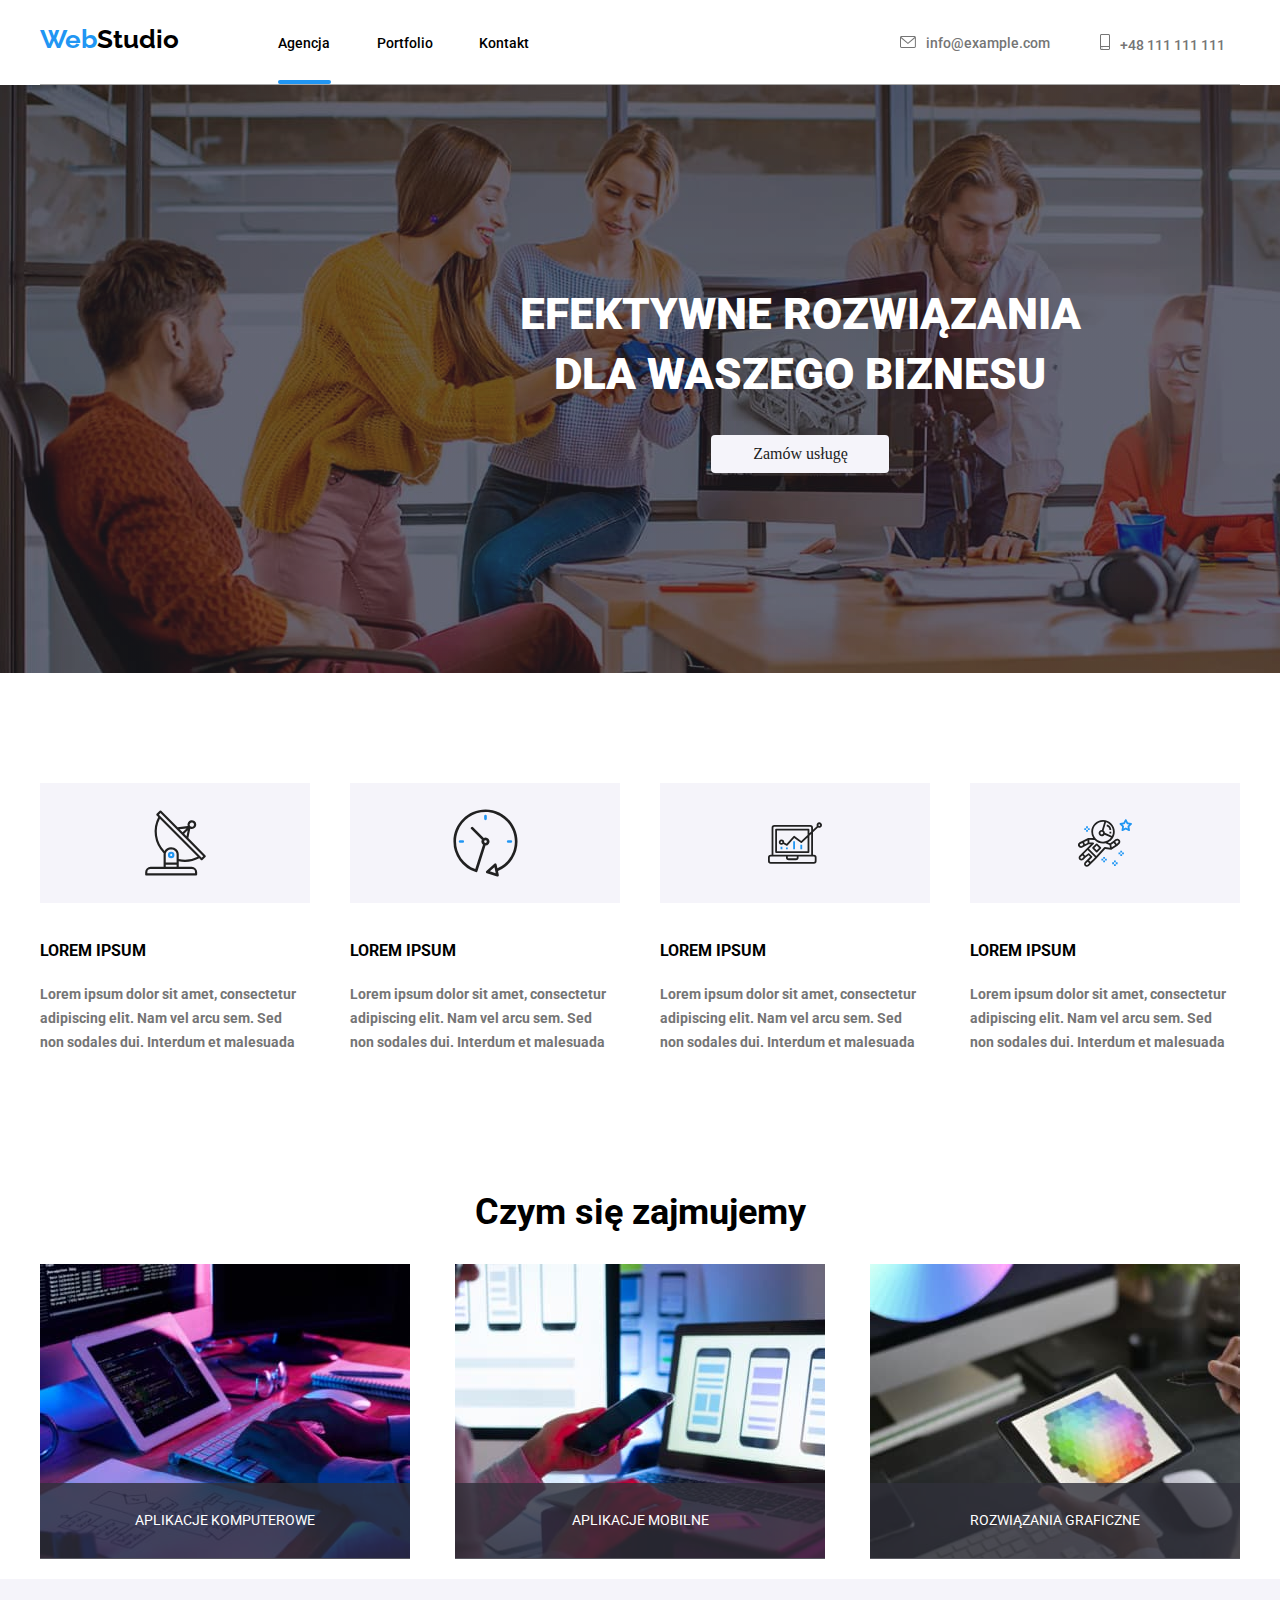
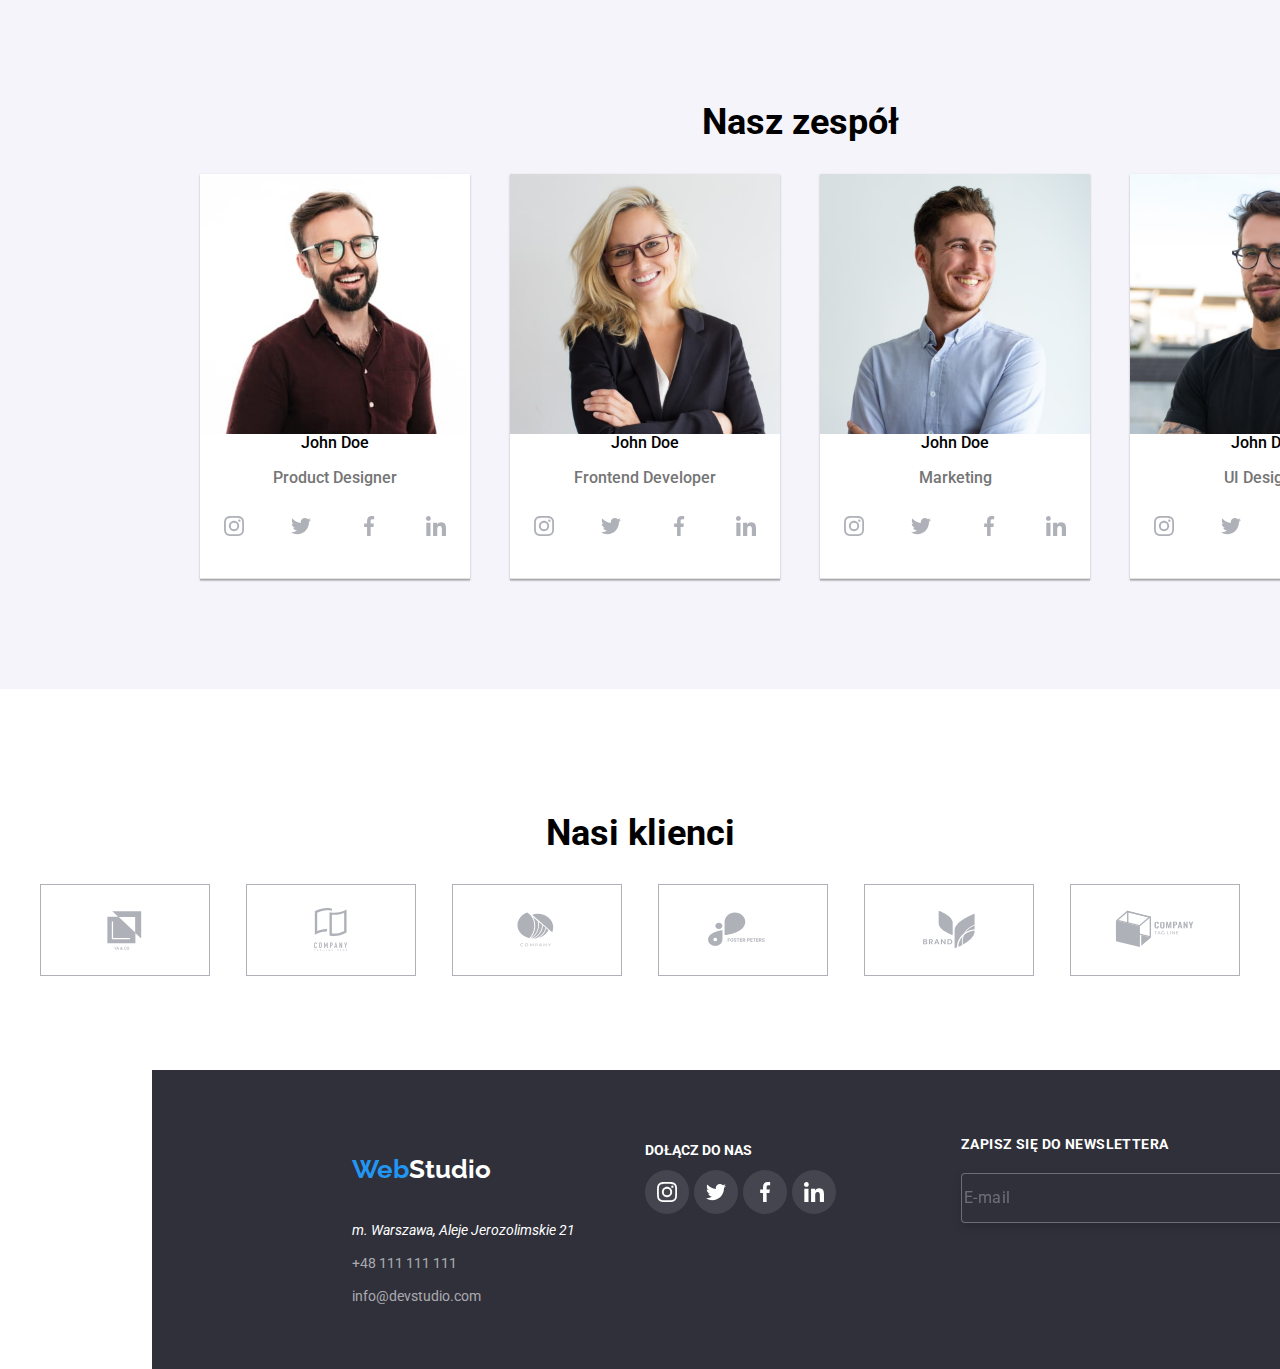
<file: index.html>
<!DOCTYPE html>
<html lang="pl">
<head>
    <meta charset="UTF-8">
    <meta name="description" content="pomoc dla biznesu">
    <title>WebStudio</title>
    <link rel="stylesheet" href="https://cdnjs.cloudflare.com/ajax/libs/modern-normalize/1.0.0/modern-normalize.min.css"/>
    <link rel="stylesheet" href="/css/styles.css"/>
    <link rel="preconnect" href="https://fonts.googleapis.com">
    <link rel="preconnect" href="https://fonts.gstatic.com" crossorigin>
    <link href="https://fonts.googleapis.com/css2?family=Raleway:wght@700&family=Roboto:wght@400;500;700;900&display=swap"
        rel="stylesheet">
</head>
<body>
    <header class="page-header container">
        <a class="logo " href="/index.html">
            <span class="logo__blue-text">Web</span>
            <span class="logo__black-text">Studio</span>
        </a>
        <nav>
            <ul class="navigation">
                <li class="nav-item"><a href="./index.html" class="nav-link nav-link--active">Agencja</a></li>
                <li class="nav-item"><a href="./portfolio.html" class="nav-link ">Portfolio</a></li>
                <li class="nav-item"><a href="./kontakt" class="nav-link">Kontakt</a></li>
            </ul>
        </nav>
            <ul class="contact-list">
                <li>
                    <a class="contact-list__link contact-list__link--end" href="mailto:info@example.com">
                        <svg class="contact-list-icon" width="16px" height="12px">
                         <use href="./images/icons.svg#icon-envelope"></use>
                        </svg>info@example.com</a></li>
                <li>
                    <a class="contact-list__link" href="tel:+48111111111">
                        <svg class="contact-list-icon" width="10px" height="16px">
                         <use href="./images/icons.svg#icon-smartphone"></use>
                        </svg>+48 111 111 111</a></li>
            </ul>
    </header>
<main> 
            <div class="dark-background">
             <h1 class="main-title">EFEKTYWNE ROZWIĄZANIA <br> DLA WASZEGO BIZNESU</h1>
                <button data-modal-open class="main-title__button" type="button">Zamów usługę</button>
                    <div class="backdrop is-hidden" data-modal>
                        <div class="overlay">       
          <form class="form">
            <p class="form__header">
                Zostaw swoje dane w formularzu poniżej
            </p>
            <label class="form__label">
              <p class="form__item">Imię</p>
              <div class="form__input-place">
                <svg class="form__icon">
                  <use href="./images/icons.svg#icon-person"></use>
                </svg>
                <input type="text" name="username" class="form-input__filling" />
              </div>
            </label>
            <label class="form__label">
              <p class="form__item">Telefon</p>
              <div class="form__input-place">
                <svg class="form__icon">
                  <use href="./images/icons.svg#icon-phone"></use>
                </svg>
                <input type="tel" name="phoneNumber" class="form-input__filling" />
              </div>
            </label>
            <label class="form__label">
              <p class="form__item">Email</p>
              <div class="form__input-place">
                <svg class="form__icon">
                  <use href="./images/icons.svg#icon-email"></use>
                </svg>
                <input type="email" name="emailAddress" class="form-input__filling" />
              </div>
            </label>
            <label class="form__label">
              <p class="form__item">Komentarz</p>
              <div class="form__input-place">
                <textarea
                  name="comment"
                  rows="8"
                  class="form__input-placeholder"
                  placeholder="Wprowadź tekst"
                ></textarea>
              </div>
            </label>
            <label class="form__checkbox-label">
              <input type="checkbox" name="checkbox" />
              Oświadczam iż akceptuję
              <a href="" class="form__checkbox-link">Regulamin</a>
              i
              <a href="" class="form__checkbox-link">Politykę Prywatności.</a>
            </label>
            <button type="submit" class="submit-button">
              <span class="submit-button__text">Wyślij</span>
            </button>
            <button type="button" class="form__closing-button" data-modal-close>
              <svg class="form__closing-icon" width="11" height="11">
                <use href="./images/icons.svg#icon-close"></use>
              </svg>
            </button>
          </form>
                        </div>
                    </div>
                    </div>
   <section class="section">
    <div class="container">
        <ul class="no-dots lorem-icons">
            <li class="lorem-icons__background">
                <svg width="65px" height="70">
                 <use href="./images/icons.svg#icon-antenna-1"></use></svg>
            </li>
            <li class="lorem-icons__background">
                <svg width="67px" height="70">
                 <use href="./images/icons.svg#icon-clock-1"></use></svg>
            </li>
            <li class="lorem-icons__background">
                <svg width="70px" height="54">
                 <use href="./images/icons.svg#icon-diagram-1"></use></svg>
            </li>
            <li class="lorem-icons__background">
                <svg width="54px" height="60">
                 <use href="./images/icons.svg#icon-astronaut-1"></use></svg>
            </li>
        </ul>
            <ul class="lorem-list">
        <li class="lorem-list__item">
            <h3>LOREM IPSUM</h3>
            <p class="lorem-list__paragraph">Lorem ipsum dolor sit amet, consectetur <br />
            adipiscing elit. Nam vel arcu sem. Sed <br />
            non sodales dui. Interdum et malesuada</p>
        </li>
        <li class="lorem-list__item">
            <h3>LOREM IPSUM</h3>
            <p class="lorem-list__paragraph">Lorem ipsum dolor sit amet, consectetur <br />
                adipiscing elit. Nam vel arcu sem. Sed <br />
                non sodales dui. Interdum et malesuada</p>
        </li>
        <li class="lorem-list__item">
            <h3>LOREM IPSUM</h3>
            <p class="lorem-list__paragraph">Lorem ipsum dolor sit amet, consectetur <br />
                adipiscing elit. Nam vel arcu sem. Sed <br />
                non sodales dui. Interdum et malesuada</p>
        </li>
        <li class="lorem-list__item">
            <h3>LOREM IPSUM</h3>
            <p class="lorem-list__paragraph">Lorem ipsum dolor sit amet, consectetur <br />
                adipiscing elit. Nam vel arcu sem. Sed <br />
                non sodales dui. Interdum et malesuada</p>
        </li>
    </ul>
</div>
    </section>
        <div class="container">
    <h2 class="medium-title">Czym się zajmujemy</h2>
    <ul class="images-list">
        <li class="images-list__position"><img  src="images/first-jpg.jpg" alt="working programer and his desk" width="370" height="294">
            <p class="images-list__description">aplikacje komputerowe</p></li>
        <li class="images-list__position"><img src="images/second.jpg.jpg" alt="application designer" width="370" height="294">
            <p class="images-list__description">aplikacje mobilne</p></li>
        <li class="images-list__position"><img src="images/third.jpg.jpg" alt="graphic tablet and colour selection" width="370" height="294">
            <p class="images-list__description">rozwiązania graficzne</p></li>
    </ul>
        </div>
    <section class="section last-section">  
        <div class="container ">
<h2 class="medium-title">Nasz zespół</h2>
<ul class="no-dots our-team-flex">
    <li>
        <figure class="our-team-card">
            <img src="images/productdesign.jpg.jpg" alt="picture of a product designer" width="270" height="260">
            <figcaption class="our-team-card__name">
                John Doe
                <p class="our-team-card__position">Product Designer</p>
            </figcaption>
                        <div class="social-icons">
                         <div class="social-icons__background">
                            <svg width="20px" class="social-icons__hover">
                                <use href="./images/icons.svg#icon-instagram-2"></use>
                            </svg>
                         </div>
                        <div class="social-icons__background">
                            <svg width="20px"  class="social-icons__hover">
                                <use href="./images/icons.svg#icon-twitter-1"></use>
                            </svg>
                        </div>
                        <div class="social-icons__background">
                            <svg width="20px"   class="social-icons__hover" >
                                <use href="./images/icons.svg#icon-facebook-1"></use>
                            </div>
                            </svg>
                        <div class="social-icons__background">
                            <svg width="20px"  class="social-icons__hover" >
                                <use href="./images/icons.svg#icon-linkedin-1"></use>
                            </svg>
                            </div>
                        </div>
        </figure>
    </li>
    <li>
        <figure class="our-team-card">
            <img src="/images/frontend.jpg.jpg" alt="Product Designer" width="270" height="260"">
            <figcaption class="our-team-card__name">
                John Doe
                <p class="our-team-card__position">Frontend Developer</p>
            </figcaption>
            <div class="social-icons">
                <div class="social-icons__background">
                    <svg width="20px" class="social-icons__hover">
                        <use href="./images/icons.svg#icon-instagram-2"></use>
                    </svg>
                </div>
                <div class="social-icons__background">
                    <svg width="20px" class="social-icons__hover">
                        <use href="./images/icons.svg#icon-twitter-1"></use>
                    </svg>
                </div>
                <div class="social-icons__background">
                    <svg width="20px" class="social-icons__hover">
                        <use href="./images/icons.svg#icon-facebook-1"></use>
                </div>
                </svg>
                <div class="social-icons__background">
                    <svg width="20px" class="social-icons__hover">
                        <use href="./images/icons.svg#icon-linkedin-1"></use>
                    </svg>
                </div>
            </div>
        </figure>
    </li>
    <li>
        <figure class="our-team-card">
            <img src="/images/marketing.jpg.jpg" alt="picture of a marketing specialist" width="270" height="260">
            <figcaption class="our-team-card__name">
                John Doe
                <p class="our-team-card__position">Marketing</p>
            </figcaption>
        <div class="social-icons">
            <div class="social-icons__background">
                <svg width="20px" class="social-icons__hover">
                    <use href="./images/icons.svg#icon-instagram-2"></use>
                </svg>
            </div>
            <div class="social-icons__background">
                <svg width="20px" class="social-icons__hover">
                    <use href="./images/icons.svg#icon-twitter-1"></use>
                </svg>
            </div>
            <div class="social-icons__background">
                <svg width="20px" class="social-icons__hover">
                    <use href="./images/icons.svg#icon-facebook-1"></use>
            </div>
            </svg>
            <div class="social-icons__background">
                <svg width="20px" class="social-icons__hover">
                    <use href="./images/icons.svg#icon-linkedin-1"></use>
                </svg>
            </div>
        </div>
        </figure>
    </li>
    <li>
        <figure class="our-team-card">
            <img src="images/uidesigner.jpg.jpg" alt="picture of a UI designer" width="270" height="260">
            <figcaption class="our-team-card__name">
                John Doe
                <p class="our-team-card__position">UI Designer</p>
            </figcaption>
            <div class="social-icons">
                <div class="social-icons__background">
                    <svg width="20px" class="social-icons__hover">
                        <use href="./images/icons.svg#icon-instagram-2"></use>
                    </svg>
                </div>
                <div class="social-icons__background">
                    <svg width="20px" class="social-icons__hover">
                        <use href="./images/icons.svg#icon-twitter-1"></use>
                    </svg>
                </div>
                <div class="social-icons__background">
                    <svg width="20px" class="social-icons__hover">
                        <use href="./images/icons.svg#icon-facebook-1"></use>
                </div>
                </svg>
                <div class="social-icons__background">
                    <svg width="20px" class="social-icons__hover">
                        <use href="./images/icons.svg#icon-linkedin-1"></use>
                    </svg>
                </div>
            </div>
        </figure>
    </li>
</ul>
        </div>
    </section>
    <section class="section">
        <div class="container">
        <h2 class="medium-title">Nasi klienci</h2>
        <div class="clients-section">
            <div class="clients-section__images"><svg>
                <use href="./images/icons.svg#icon-client1"></use>
            </svg></div>
            <div class="clients-section__images"><svg>
                    <use href="./images/icons.svg#icon-client2"></use>
                </svg></div>
            <div class="clients-section__images"><svg>
                    <use href="./images/icons.svg#icon-client3"></use>
                </svg></div>
            <div class="clients-section__images"><svg>
                    <use href="./images/icons.svg#icon-client4"></use>
                </svg></div>
            <div class="clients-section__images"><svg>
                    <use href="./images/icons.svg#icon-client5"></use>
                </svg></div>
            <div class="clients-section__images"><svg>
                    <use href="./images/icons.svg#icon-client6"></use>
                </svg></div>
        </div>
        </div>
    </section>
</main>
    <footer class="footer-background ">
        <div class="container">
            <div class="footer-display">
        <ul class="no-dots footer-list">
            <li class="footer-list__element">
                <a class="logo" href="/index.html">
                    <span class="logo__blue-text">Web</span>
                    <span class="logo__white-text">Studio</span>
                </a>
            </li>
            <li class="footer-list__element">
                <address class="location">
                    m. Warszawa, Aleje Jerozolimskie 21
                </address>
            </li>
            <li class="footer-list__element">
                <a class="footer-list__links" href="tel:+48111111111">+48 111 111 111</a>
            </li>
            <li class="footer-list__element">
                <a class="footer-list__links" href="mailto:info@devstudio.com">info@devstudio.com</a>
            </li>
        </ul>
        <div>
            <h2 class="join-us">dołącz do nas</h2>
            <div class="join-us__position">
                <div class="join-us__icons">
                    <svg width="20px" class="join-us__icons--element">
                        <use href="./images/icons.svg#icon-instagram-2"></use>
                    </svg>
                </div>
                <div class="join-us__icons">
                    <svg width="20px" class="join-us__icons--element">
                        <use href="./images/icons.svg#icon-twitter-1"></use>
                    </svg>
                </div>
                <div class="join-us__icons">
                    <svg width="20px" class="join-us__icons--element">
                        <use href="./images/icons.svg#icon-facebook-1"></use>
                </div>
                </svg>
                <div class="join-us__icons">
                    <svg width="20px" class="join-us__icons--element">
                        <use href="./images/icons.svg#icon-linkedin-1"></use>
                    </svg>
                </div>
            </div>
        </div>
        <div class="newsletter-position">
          <form name="newsletter">
            <label>
              <h3 class="newsletter_sign-up">ZAPISZ SIĘ DO NEWSLETTERA</h3>
              <input
                class="newsletter_input"
                name="email"
                type="email"
                placeholder="E-mail"
              />
            </label>
            <button class="submit-newsletter" type="submit">
              <span class="submit-newsletter_white-text">Zapisz się</span>
              <svg class="submit-newsletter_icon" height="24px" width="24px">
                <use href="./images/icons.svg#icon-send"></use>
              </svg>
            </button>
          </form>
        </div>
        </div>
        </div>
    </footer>
    <script src="./js/modal.js"></script>
</body>
</html>
</file>
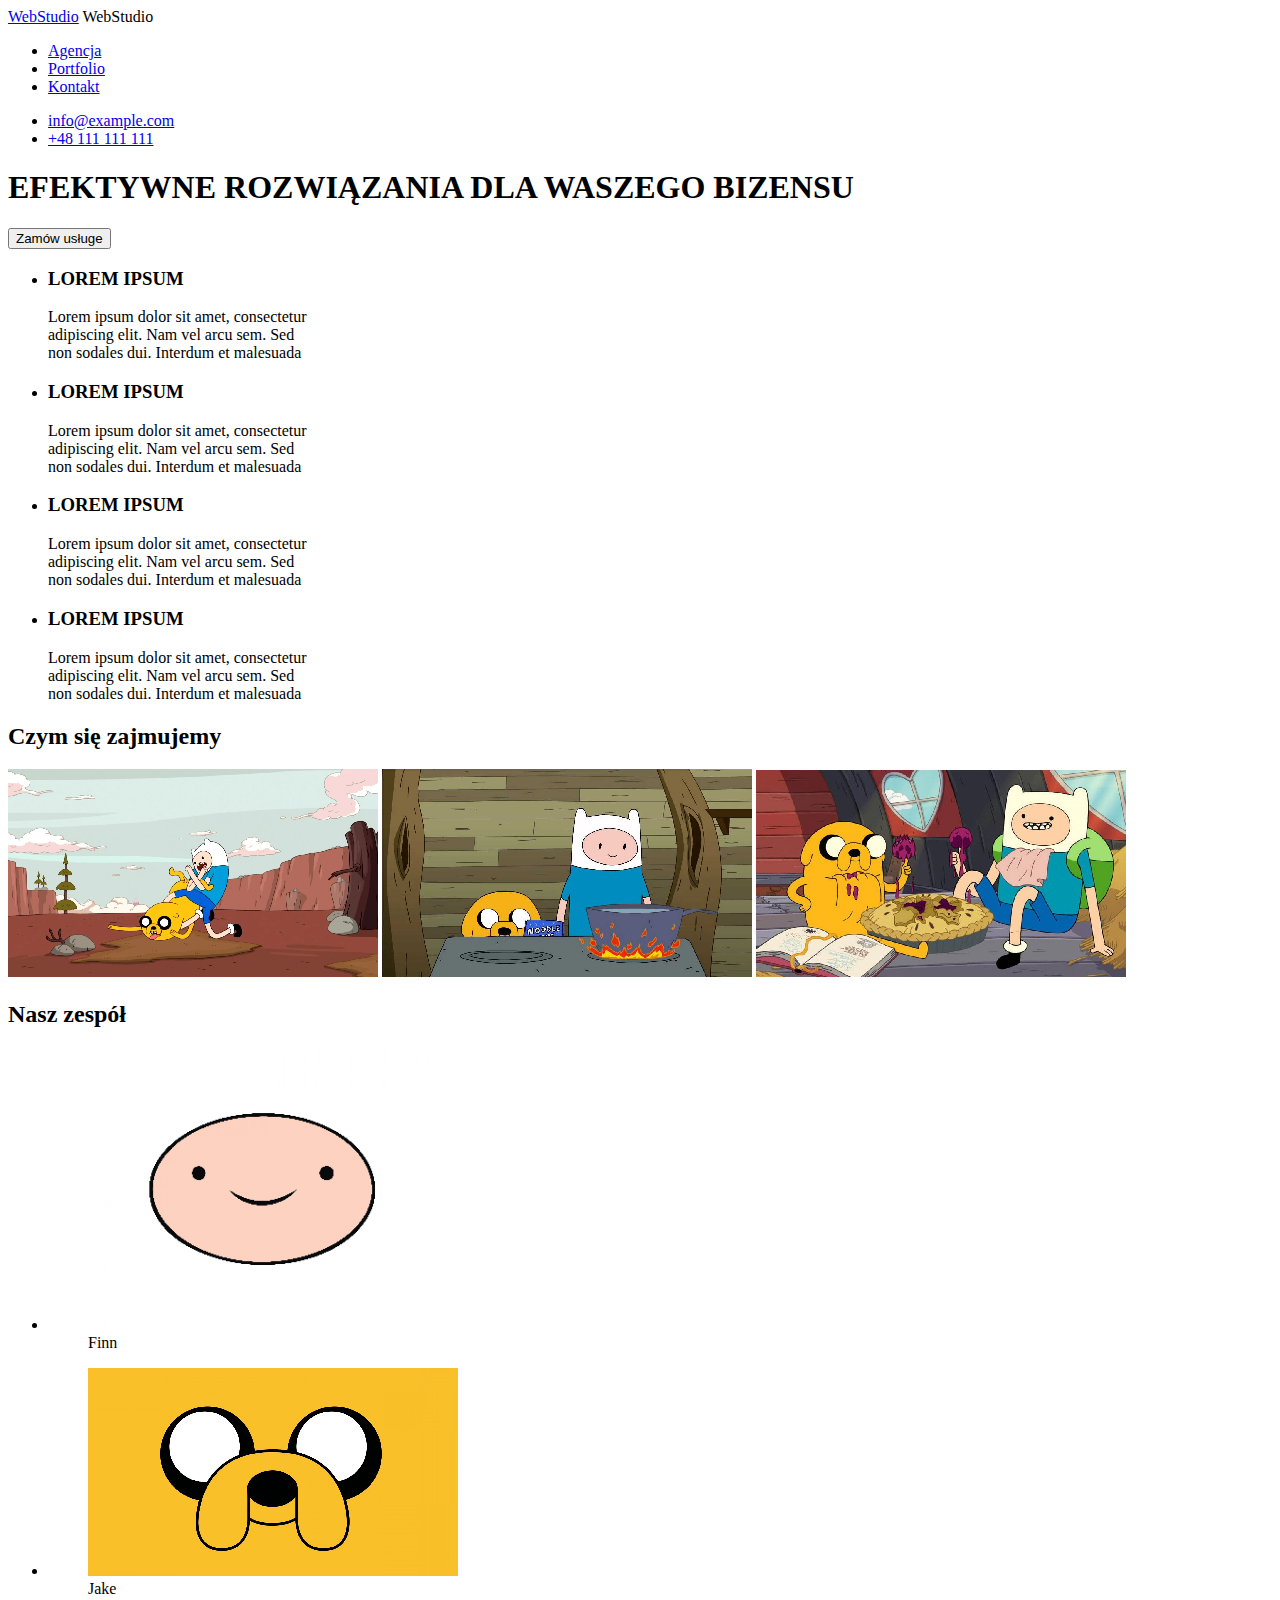
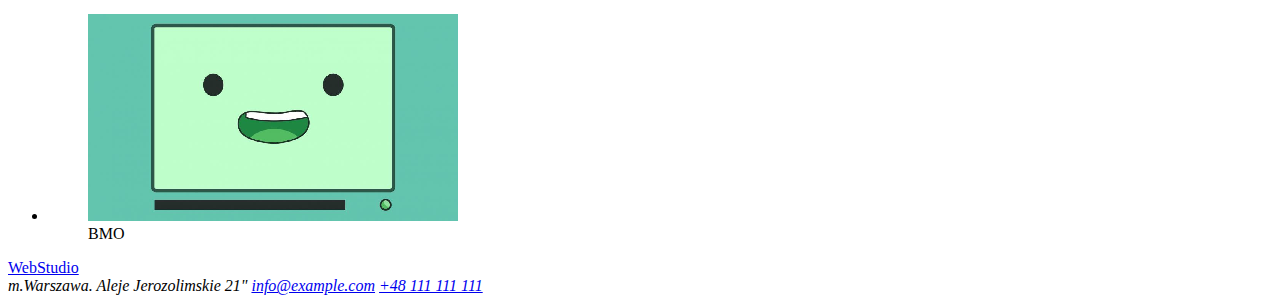
<file: cwiczenie1/index.html>
<!DOCTYPE html>
<html lang="pl">
<head>
    <meta charset="UTF-8">
    <meta name="description" content="pomoc dla biznesu">
    <title>WebStudio</title>
</head>
<body>
    <header>
        <a href="https://github.com/MichalKorzeniewski/cw.1">WebStudio</a>
        <span>Web</span>Studio
        <nav>
            <ul>
                <li><a href="/agencja">Agencja</a></li>
                <li><a href="/portfolio">Portfolio</a></li>
                <li><a href="/kontakt">Kontakt</a></li>
            </ul>
        </nav>
            <ul>
                <li><a href="mailto:info@example.com">info@example.com</a></li>
                <li><a href="tel:+48111111111">+48 111 111 111</a></li>
            </ul>
    </header>
<main>
    <h1>EFEKTYWNE ROZWIĄZANIA DLA WASZEGO BIZENSU</h1>
    <button type="button"> Zamów usługe</button>  
    <ul>
        <li>
            <h3>LOREM IPSUM</h3>
            <p>Lorem ipsum dolor sit amet, consectetur <br />
            adipiscing elit. Nam vel arcu sem. Sed <br />
            non sodales dui. Interdum et malesuada</p>
        </li>
        <li>
            <h3>LOREM IPSUM</h3>
            <p>Lorem ipsum dolor sit amet, consectetur <br />
                adipiscing elit. Nam vel arcu sem. Sed <br />
                non sodales dui. Interdum et malesuada</p>
        </li>
        <li>
            <h3>LOREM IPSUM</h3>
            <p>Lorem ipsum dolor sit amet, consectetur <br />
                adipiscing elit. Nam vel arcu sem. Sed <br />
                non sodales dui. Interdum et malesuada</p>
        </li>
        <li>
            <h3>LOREM IPSUM</h3>
            <p>Lorem ipsum dolor sit amet, consectetur <br />
                adipiscing elit. Nam vel arcu sem. Sed <br />
                non sodales dui. Interdum et malesuada</p>
        </li>
    </ul>
    <section>
<h2>Czym się zajmujemy</h2>
<img src="images/fighting.png" alt="fighting" width="370">
<img src="images/cooking.png" alt="cooking" width="370">
<img src="images/eating.png" alt="eating" width="370">
    </section>
    <section>
<h2>Nasz zespół</h2>
<ul>
    <li>
        <figure>
            <img src="images/finn.png" alt="finn" width="370">
            <figcaption>
                Finn
            </figcaption>
        </figure>
    </li>
    <li>
        <figure>
            <img src="images/jake.png" alt="jake" width="370">
            <figcaption>
                Jake
            </figcaption>
        </figure>
    </li>
    <li>
        <figure>
            <img src="images/bmo.png" alt="bmo" width="370">
            <figcaption>
                BMO
            </figcaption>
        </figure>
    </li>
</ul>
    </section>
</main>
    <footer>
        <a href="WebStudio"><span>Web</span>Studio</a>
        <address>
            m.Warszawa. Aleje Jerozolimskie 21"
        <a href="mailto:info@example.com">info@example.com</a>
        <a href="tel:+48111111111">+48 111 111 111</a>
        </address>
    </footer>
</body>
</html>
</file>
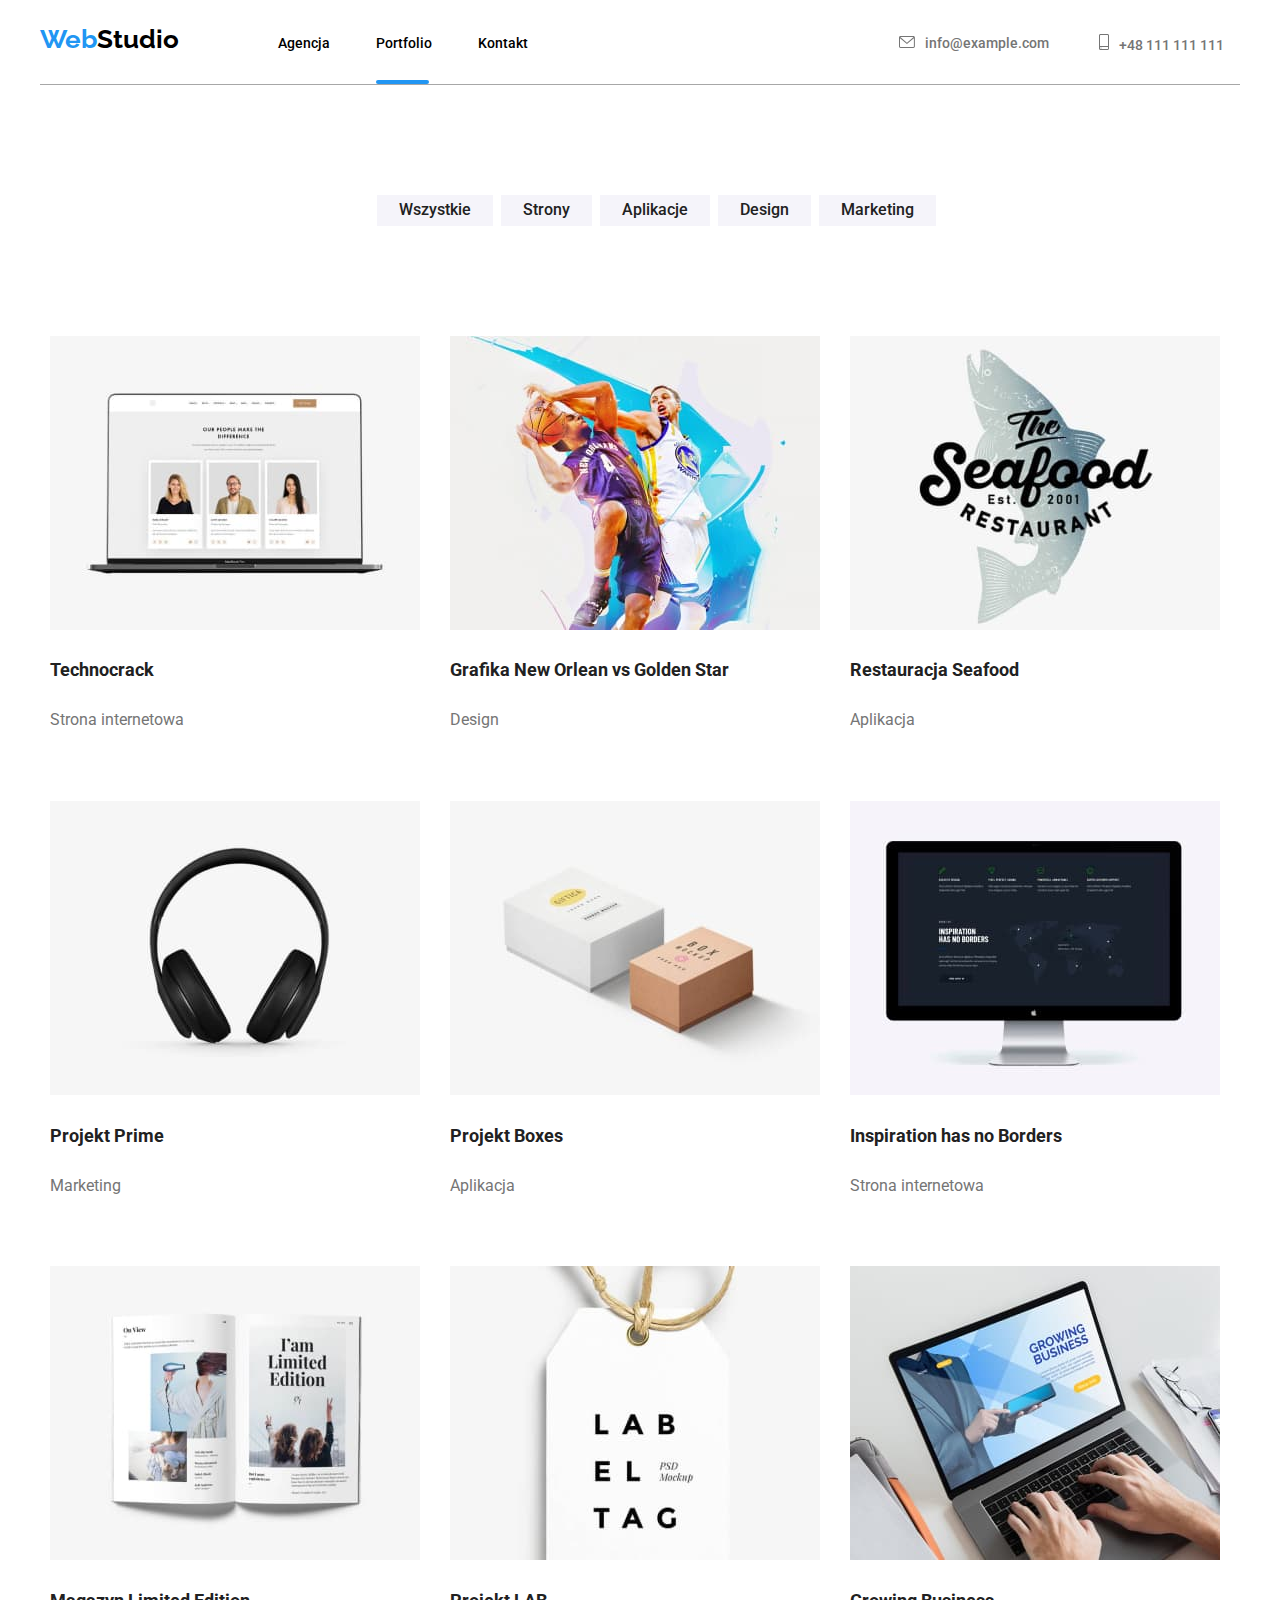
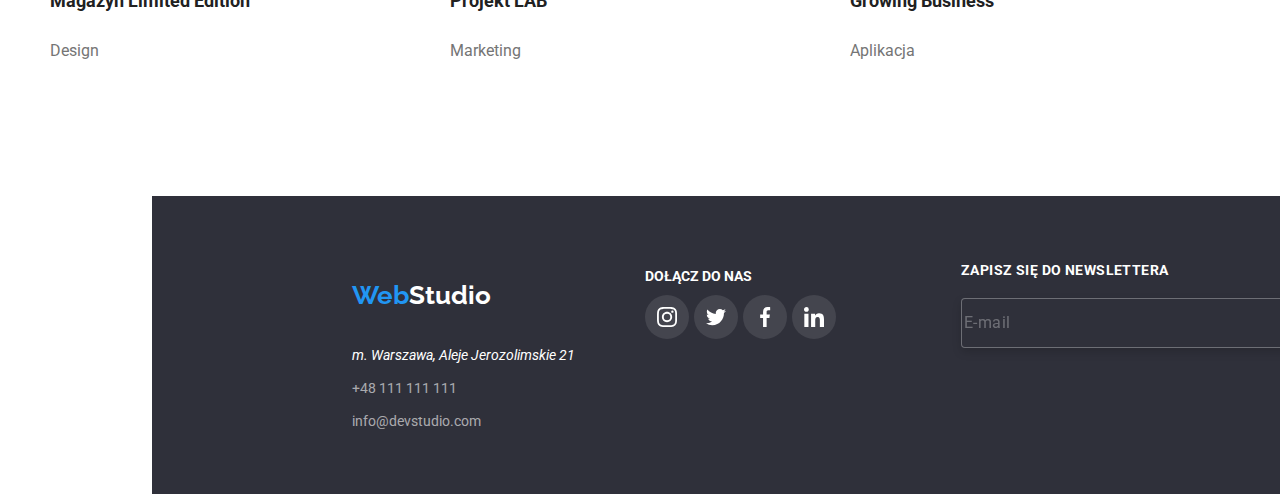
<file: portfolio.html>
<!DOCTYPE html>
<html lang="pl">
<head>
    <meta charset="UTF-8">
    <meta http-equiv="X-UA-Compatible" content="IE=edge">
    <meta name="description" content="Portfolio">
    <title>Portfolio</title>
    <link rel="stylesheet" href="https://cdnjs.cloudflare.com/ajax/libs/modern-normalize/1.0.0/modern-normalize.min.css" />
    <link rel="stylesheet" href="/css/styles.css" />
<link rel="preconnect" href="https://fonts.googleapis.com">
<link rel="preconnect" href="https://fonts.gstatic.com" crossorigin>
<link href="https://fonts.googleapis.com/css2?family=Raleway:wght@700&family=Roboto:wght@400;500;700;900&display=swap"
    rel="stylesheet">
</head>
<body>
    <header class="page-header container">
        <a class="logo " href="/index.html">
            <span class="logo__blue-text">Web</span>
            <span class="logo__black-text">Studio</span>
        </a>
        <nav>
            <ul class="navigation">
                <li class="nav-item"><a href="./index.html" class="nav-link ">Agencja</a></li>
                <li class="nav-item"><a href="./portfolio.html" class="nav-link nav-link--active">Portfolio</a></li>
                <li class="nav-item"><a href="./kontakt" class="nav-link">Kontakt</a></li>
            </ul>
        </nav>
        <ul class="contact-list">
            <li>
                <a class="contact-list__link contact-list__link--end" href="mailto:info@example.com">
                    <svg class="contact-list-icon" width="16px" height="12px">
                        <use href="./images/icons.svg#icon-envelope"></use>
                    </svg>info@example.com</a>
            </li>
            <li>
                <a class="contact-list__link" href="tel:+48111111111">
                    <svg class="contact-list-icon" width="10px" height="16px">
                        <use href="./images/icons.svg#icon-smartphone"></use>
                    </svg>+48 111 111 111</a>
            </li>
        </ul>
    </header>
    <main>
        <section class="section">
            <div class="container">
            <ul class="buttons no-dots">
                <li><button type="button" class="buttons__item">Wszystkie</button></li>
                <li><button type="button" class="buttons__item">Strony</button></li>
                <li><button type="button" class="buttons__item">Aplikacje</button></li>
                <li><button type="button" class="buttons__item">Design</button></li>
                <li><button type="button" class="buttons__item">Marketing</button></li>
            </ul>
            </div>
        </section>
        <section>
            <div class="container">
            <ul class="figure-description no-dots grid">
                <li>
                    <figure class="grid__element">
                        <div class="grid__position">
                        <img src="/images/technocrack.jpg.jpg" alt="picture of a laptop" width="370" height="294" />
                <div class="grid__text">Technocrack jest popularną platformą wykorzystywaną do rozpowszechniania koronawirusa. Firmy
                    wykorzystują tę platformę
                    do celów szpiegowskich i ataków na niezabezpieczone serwery konkurencji</div>
                    </div>
                            <figcaption>
                                <h3>Technocrack</h3>
                                <p class="grid__description">Strona internetowa</p>
                            </figcaption>
                    </figure>
                </li>
                <li>
                    <figure class="grid__element">
                        <div class="grid__position">
                        <img src="/images/neworlean.jpg.jpg" alt="picture of basketball players" width="370" height="294"  />
                        <div class="grid__text">Technocrack jest popularną platformą wykorzystywaną do rozpowszechniania koronawirusa. Firmy
                            wykorzystują tę platformę
                            do celów szpiegowskich i ataków na niezabezpieczone serwery konkurencji</div>
                        </div>
                        <figcaption>
                            <h3>Grafika New Orlean vs Golden Star</h3>
                            <p class="grid__description">Design</p>
                        </figcaption>
                    </figure>
                </li>
                <li>
                    <figure class="grid__element">
                        <div class="grid__position">
                        <img src="/images/seafood.jpg.jpg" alt="picture of an app logo" width="370" height="294"  />
                        <div class="grid__text">Technocrack jest popularną platformą wykorzystywaną do rozpowszechniania koronawirusa. Firmy
                            wykorzystują tę platformę
                            do celów szpiegowskich i ataków na niezabezpieczone serwery konkurencji</div>
                        </div>
                        <figcaption>
                            <h3>Restauracja Seafood</h3>
                            <p class="grid__description">Aplikacja</p>
                        </figcaption>
                    </figure>
                </li>
                <li>
                    <figure class="grid__element">
                        <div class="grid__position">
                        <img src="/images/projektprime.jpg.jpg" alt="picture of headphones" width="370" height="294"  />
                        <div class="grid__text">Technocrack jest popularną platformą wykorzystywaną do rozpowszechniania koronawirusa. Firmy
                            wykorzystują tę platformę
                            do celów szpiegowskich i ataków na niezabezpieczone serwery konkurencji</div>
                        </div>
                        <figcaption>
                            <h3>Projekt Prime</h3>
                            <p class="grid__description">Marketing</p>
                        </figcaption>
                    </figure>
                </li>
                <li>
                    <figure class="grid__element">
                    <div class="grid__position">
                        <img src="/images/boxes.jpg.jpg" alt="picture of boxes" width="370" height="294"  />
                    <div class="grid__text">Technocrack jest popularną platformą wykorzystywaną do rozpowszechniania koronawirusa. Firmy
                        wykorzystują tę platformę
                        do celów szpiegowskich i ataków na niezabezpieczone serwery konkurencji</div>
                    </div>
                        <figcaption>
                            <h3>Projekt Boxes</h3>
                            <p class="grid__description">Aplikacja</p>
                        </figcaption>
                    </figure>
                </li>
                <li>
                    <figure class="grid__element">
                        <div class="grid__position">
                        <img src="/images/screen.jpg.jpg" alt="picture of a screen" width="370" height="294"  />
                    <div class="grid__text">Technocrack jest popularną platformą wykorzystywaną do rozpowszechniania koronawirusa. Firmy
                        wykorzystują tę platformę
                        do celów szpiegowskich i ataków na niezabezpieczone serwery konkurencji</div>
                    </div>
                        <figcaption>
                            <h3>Inspiration has no Borders</h3>
                            <p class="grid__description">Strona internetowa</p>
                        </figcaption>
                    </figure>
                </li>
                <li>
                    <figure class="grid__element">
                        <div class="grid__position">
                        <img src="/images/magazine.jpg.jpg" alt="picture of a magazine" width="370" height="294"  />
                        <div class="grid__text">Technocrack jest popularną platformą wykorzystywaną do rozpowszechniania koronawirusa. Firmy
                            wykorzystują tę platformę
                            do celów szpiegowskich i ataków na niezabezpieczone serwery konkurencji</div>
                        </div>
                        <figcaption>
                            <h3>Magazyn Limited Edition</h3>
                            <p class="grid__description">Design</p>
                        </figcaption>
                    </figure>
                </li>
                <li>
                    <figure class="grid__element">
                        <div class="grid__position">
                        <img src="/images/label.jpg.jpg" alt="picture of a label" width="370" height="294"  />
                    <div class="grid__text">Technocrack jest popularną platformą wykorzystywaną do rozpowszechniania koronawirusa. Firmy
                        wykorzystują tę platformę
                        do celów szpiegowskich i ataków na niezabezpieczone serwery konkurencji</div>
                    </div>
                        <figcaption>
                            <h3>Projekt LAB</h3>
                            <p class="grid__description">Marketing</p>
                        </figcaption>
                    </figure>
                </li>
                <li>
                    <figure class="grid__element">
                        <div class="grid__position">
                        <img src="/images/business.jpg.jpg" alt="picture of a laptop and hands" width="370" height="294"  />
                    <div class="grid__text">Technocrack jest popularną platformą wykorzystywaną do rozpowszechniania koronawirusa. Firmy
                        wykorzystują tę platformę
                        do celów szpiegowskich i ataków na niezabezpieczone serwery konkurencji</div>
                    </div>
                        <figcaption>
                            <h3>Growing Business</h3>
                            <p class="grid__description">Aplikacja</p>
                        </figcaption>
                    </figure>
                </li>
            </ul>
            </div>
        </section>    
    </main>
    <footer class="footer-background ">
        <div class="container">
            <div class="footer-display">
                <ul class="no-dots footer-list">
                    <li class="footer-list__element">
                        <a class="logo" href="/index.html">
                            <span class="logo__blue-text">Web</span>
                            <span class="logo__white-text">Studio</span>
                        </a>
                    </li>
                    <li class="footer-list__element">
                        <address class="location">
                            m. Warszawa, Aleje Jerozolimskie 21
                        </address>
                    </li>
                    <li class="footer-list__element">
                        <a class="footer-list__links" href="tel:+48111111111">+48 111 111 111</a>
                    </li>
                    <li class="footer-list__element">
                        <a class="footer-list__links" href="mailto:info@devstudio.com">info@devstudio.com</a>
                    </li>
                </ul>
                <div>
                    <h2 class="join-us">dołącz do nas</h2>
                    <div class="join-us__position">
                        <div class="join-us__icons">
                            <svg width="20px" class="join-us__icons--element">
                                <use href="./images/icons.svg#icon-instagram-2"></use>
                            </svg>
                        </div>
                        <div class="join-us__icons">
                            <svg width="20px" class="join-us__icons--element">
                                <use href="./images/icons.svg#icon-twitter-1"></use>
                            </svg>
                        </div>
                        <div class="join-us__icons">
                            <svg width="20px" class="join-us__icons--element">
                                <use href="./images/icons.svg#icon-facebook-1"></use>
                        </div>
                        </svg>
                        <div class="join-us__icons">
                            <svg width="20px" class="join-us__icons--element">
                                <use href="./images/icons.svg#icon-linkedin-1"></use>
                            </svg>
                        </div>
                    </div>
                </div>
                <div class="newsletter-position">
                    <form name="newsletter">
                        <label>
                            <h3 class="newsletter_sign-up">ZAPISZ SIĘ DO NEWSLETTERA</h3>
                            <input class="newsletter_input" name="email" type="email" placeholder="E-mail" />
                        </label>
                        <button class="submit-newsletter" type="submit">
                            <span class="submit-newsletter_white-text">Zapisz się</span>
                            <svg class="submit-newsletter_icon" height="24px" width="24px">
                                <use href="./images/icons.svg#icon-send"></use>
                            </svg>
                        </button>
                    </form>
                </div>
            </div>
        </div>
    </footer>
</body>
</html>
</file>
<file: css/styles.css>
/* All */
*,
*::before,
*::after {
    box-sizing: border-box;
}
:root {
        --first-color: #ffffff;
        --second-color: #f5f4fa;
        --third-color: #757575;
        --fourth-color: #2f303a;
        --fifth-color: #000000;
        --sixth-color: #212121;
        --seventh-color: #2196f3;
        --eight-color: #ffffff99;
}
body {
    font-family: "Roboto", sans-serif;
    font-family: inherit;
    background: var(--first-color);
    background: inherit;
}
.container {
    width: 1200px;
    margin: 0 auto;
}
.section {
    padding-top: 94px;
    padding-bottom: 94px;
}
.no-dots {
    list-style-type: none;
}
/* Mainpage */
.page-header {
    display: flex;
    flex-direction: row;
    align-items: baseline;
    border-bottom: 1px solid rgb(167, 167, 167);
}
.logo {
    font-family: "Raleway";
    font-weight: 700;
    font-size: 26px;
    line-height: 1.19;
    text-decoration: none;
    display: flex;
    flex-basis: 145px;
    margin-top: 24px;
    margin-bottom: 25px;
}
.logo__blue-text {
    font-family: "Raleway";
    font-weight: 700;
    font-size: 26px;
    Line-height: 1, 19;
    color: var(--seventh-color);
    text-decoration: none;
}
.logo__black-text {
    font-family: "Raleway";
    font-weight: 700;
    font-size: 26px;
    Line-height: 1, 19;
    color: var(--fifth-color);
    text-decoration: none;
}
.navigation {
    list-style-type: none;
    display: flex;
    flex-direction: row;
    padding-left: 0px;
    margin-left: 93px;
    margin-right: 371px;
    margin-bottom: 0px;
}
.nav-item:not(:last-child) {
    margin-right: 46px;
}
.nav-link {
    font-family: "Roboto";
    font-weight: 500;
    font-size: 14px;
    line-height: 1.14;
    text-decoration: none;
    color: var(--fifth-color);
    transition-property: color;
    transition-duration: 250ms;
    transition-timing-function:cubic-bezier(0.4,0,0.2,1);
}
.nav-link:hover,
.nav-link:focus,
.nav-link:active {
    color: var(--seventh-color);
}
.nav-link--active::after {    
    content: '';
    display: block;
    background-color: var(--seventh-color);
    border-radius: 2px;
    height: 4px;
    width: 53px;
    margin-top: 28px;
}
.contact-list {
    list-style-type: none;
    display: flex;
    padding-left: 0px;
}
.contact-list__link {
    font-family: "Roboto";
    font-size: 14px;
    font-weight: 500;
    line-height: 1.14;
    text-decoration: none;
    color: var(--third-color);
    transition-property: color;
    transition-duration: 250ms;
    transition-timing-function: cubic-bezier(0.4, 0, 0.2, 1);
}
.contact-list__link--end {
margin-right: 50px;
}
.contact-list__link:hover,
.contact-list__link:focus,
.contact-list__link:active {
    color: var(--seventh-color);    
}
.contact-list__link:hover > svg {
    fill:var(--seventh-color);
}
.contact-list-icon {
    fill: rgba(117, 117, 117, 1);
    margin-right: 10px;
    transition-property: color;
    transition-duration: 250ms;
    transition-timing-function: cubic-bezier(0.4, 0, 0.2, 1);
}
.dark-background {
    width: 1600px;
    background-color: var(--fourth-color);
    margin: 0 auto;
    display: flex;
    flex-direction: column;
    justify-content: center;
    align-items: center;
    background-image: linear-gradient(to bottom, rgba(47, 48, 58, 0.4) 0%,
     rgba(47, 48, 58, 0.4)50%),
    url('/images/background-photo.jpg');
}
.main-title {
    font-family: "Roboto";
    font-size: 44px;
    font-weight: 900;
    line-height: 1.36;
    text-align: center;
    color: var(--first-color);
    margin: 200px 452px 30px;  
}
 .main-title__button {
    color: var(--sixth-color);
    background-color: var(--second-color);
    cursor: pointer;
    border-radius: 4px;
    display: inline-block;
    padding: 10px 41px 10px 42px;
    border: none;
    margin: 0px 700px 200px;   
    transition-property: color, background-color;
    transition-duration: 250ms;
    transition-timing-function: cubic-bezier(0.4, 0, 0.2, 1);
 }
.main-title__button:hover,
.main-title__button:focus,
.main-title__button:active {
    color: var(--first-color);
    background-color: var(--seventh-color);
    border: none;
    text-align: center;
    display: flex;
    justify-content: center;
}
/* Modal window */
.backdrop {
    display: flex;
    position: absolute;
    top: 0px;
    left: 0px;
    height: 100%;
    width: 100%;
    background: rgba(0, 0, 0, 0.3);
    transition-property: visibility;
    visibility: visible;
    animation-duration: 2000ms;
    animation-timing-function: ease-in;
    animation-direction: normal;
    animation-fill-mode: forwards;
    z-index: 1;
}
.is-hidden {
    visibility: hidden;
    pointer-events: none;
    opacity: 0;
}
.is-hidden .overlay {
    transform: translate(-50%, -50%) scale(1.2);
}
.overlay {
    background: var(--first-color);
    box-shadow: 0px 1px 3px rgba(0, 0, 0, 0.12), 0px 1px 1px rgba(0, 0, 0, 0.14),
        0px 2px 1px rgba(0, 0, 0, 0.2);
    border-radius: 4px;
    height: 581px;
    width: 528px;
    margin-top: 400px;
    margin-left: 810px;
    display: block;
    transition-property: visibility opacity transform;
    transition-duration: 2s;
    transform: translate(-50%, -50%);
    transition-timing-function: ease-in;
    opacity: 1;
    visibility: visible;
    z-index: 2;
}
.form {
    display: flex;
    flex-direction: column;
}
.form__header {
    font-family: "Roboto";
    color: var(--sixth-color);
    font-size: 20px;
    font-weight: 700;
    line-height: 1.15em;
    text-align: center;
    letter-spacing: 0.03em;
    margin-top: 40px;
    margin-bottom: 0px;
}
.form__label {
    margin-left: 40px;
    margin-bottom: 0px;
    margin-top: 0px;
    margin-right: 40px;
}
.form__item {
    font-family: "Roboto";
    color: var(--third-color);
    font-size: 12px;
    font-weight: 400;
    line-height: 1.16em;
    letter-spacing: 0.01em;
    margin-bottom: 4px;
    margin-top: 10px;
}
.form__input-place:active>svg,
.form__input-place:focus-within>svg,
.form__input-place:hover>svg {
    fill: var(--seventh-color);
}
.form__icon {
    height: 18px;
    width: 18px;
    margin-top: 11px;
    margin-left: 12px;
    position: absolute;
    transition-property: fill;
    transition-duration: 250ms;
    transition-timing-function: cubic-bezier(0.4, 0, 0.2, 1);
}
.form-input__filling {
    height: 40px;
    width: 448px;
    border: 1px solid rgba(33, 33, 33, 0.2);
    border-radius: 4px;
    padding-left: 42px;
    outline: none;
    transition-property: border-color;
    transition-duration: 250ms;
    transition-timing-function: cubic-bezier(0.4, 0, 0.2, 1);
}
.form-input__filling:active,
.form-input__filling:focus,
.form-input__filling:hover {
    border: 1px solid var(--seventh-color);
    outline: none;
}
.form__input-placeholder {
    border: 1px solid rgba(33, 33, 33, 0.2);
    border-radius: 4px;
    width: 448px;
    height: 120px;
    padding-top: 12px;
    padding-left: 16px;
    outline: none;
    transition-property: border-color;
    transition-duration: 250ms;
    transition-timing-function: cubic-bezier(0.4, 0, 0.2, 1);
}
.form__input-placeholder:active,
.form__input-placeholder:focus,
.form__input-placeholder:hover {
    border: 1px solid var(--seventh-color);
    outline: none;
}
.form__input-placeholder::placeholder {
    font-family: "Roboto";
    font-style: normal;
    font-size: 12px;
    font-weight: 400;
    line-height: 14px;
    letter-spacing: 0.01em;
    color: rgba(117, 117, 117, 0.5);
}
.form__checkbox-label {
    font-family: "Roboto";
    color: var(--third-color);
    font-size: 14px;
    font-weight: 400;
    line-height: 1.7em;
    letter-spacing: 0.03em;
    position: relative;
    margin-left: 54px;
    margin-top: 20px;
    margin-bottom: 30px;
}
.form__checkbox-link {
    color: var(--seventh-color);
}
.submit-button {
    background: var(--seventh-color);
    border: none;
    box-shadow: 0px 4px 4px rgba(0, 0, 0, 0.15);
    height: 50px;
    width: 200px;
    border-radius: 4px;
    display: inline-block;
    margin-left: 164px;
    margin-bottom: 40px;
    cursor: pointer;
}
.submit-button__text {
    font-family: "Roboto";
    color: var(--first-color);
    font-style: normal;
    font-size: 16px;
    font-weight: 700;
    line-height: 1.8em;
    letter-spacing: 0.06em;
}
.form__closing-button {
    height: 30px;
    width: 30px;
    background-color: var(--first-color);
    border: 1px solid rgb(214, 214, 214);
    border-radius: 50px;
    cursor: pointer;
    padding: 6px;
    position: relative;
    top: -570px;
    left: 490px;
}
.form__closing-icon {
    color: var(--fifth-color);
    font-family: "Roboto";
    font-size: 16px;
    padding-top: 0;
}
/* Close Modal window */

.lorem-icons {
    display: flex;
    flex-direction: row;
    justify-content: space-between;
    padding: 0px;
}
.lorem-icons__background {
    width: 270px;
    height: 120px;
    background-color: rgba(245, 244, 250, 1);
    display: inline-flex;
    align-items: center;
    justify-content: center;
}
.lorem-list {
    font-family: "Roboto";
    font-size: 14px;
    font-weight: 700;
    line-height: 1.87;
    color: var(--fifth-color);
    list-style-type: none;
    display: flex;
    flex-direction: row;
    justify-content: space-between;
    padding: 0px;
    margin: 0px;
}
.lorem-list__item {
    width: 270px;
}
.lorem-list__paragraph {
    font-family: "Roboto";
    font-size: 14px;
    line-height: 1.71;
    color: var(--third-color);
}
.medium-title {
    font-family: "Roboto";
    font-size: 36px;
    font-weight: 700;
    line-height: 1.16;
    color: var(--fifth-color);
    text-align: center;
}
.images-list {
    list-style-type: none;
    display: flex;
    justify-content: space-between;
    padding: 0px;
}
.images-list__position {
    position: relative;
}
.images-list__description  {
    text-transform: uppercase;
    font-family: "Roboto";
    font-size: 14px;
    line-height: 1.14;
    text-align: center;
    color: var(--first-color);
    background: rgba(47, 48, 58, 0.8);
    width: 370px;
    padding-top: 30px;
    padding-bottom: 30px;
    position: absolute;
    bottom: -10px;
}
.last-section {
    display: flex;
    background-color: rgba(245, 244, 250, 1);
    width: 1600px;
    margin: 0 auto;
}
.our-team-flex {
    display: flex;
    flex-direction: row;
    justify-content: space-between;
    padding: 0px;
}
.our-team-card {
    display: flex;
    flex-direction: column;
    margin: 0px;
    border-bottom: 1px solid rgba(110, 110, 110, 0.2);
    background-color: rgba(255, 255, 255, 1);
    box-shadow: 0px 2px 1px 0px rgba(0, 0, 0, 0.12),
        0px 1px 1px 0px rgba(0, 0, 0, 0.14),
        0px 1px 3px 0px rgba(0, 0, 0, 0.12);
}
.our-team-card__name {
    font-family: "Roboto";
    font-size: 16px;
    font-weight: 500;
    line-height: 1.18;
    color: var(--fifth-color);
    text-align: center;
}
.our-team-card__position {
    font-family: "Roboto";
    font-size: 16px;
    line-height: 1.18;
    color: var(--third-color);
}
.social-icons {
    display: flex;
    flex-direction: row;
    justify-content: space-around;
    padding-bottom: 30px;
}
.social-icons__background {
    width: 44px;
    height: 44px;
    border-radius: 50%;
    display: flex;
    justify-content: center;
    align-items: center;
    cursor: pointer;
    transition-property: color, background-color;
    transition-duration: 750ms;
    transition-timing-function: cubic-bezier(0.4, 0, 0.2, 1);
}
.social-icons__background:hover,
.social-icons__background:active,
.social-icons__background:focus {
    background-color: #2196f3;
}
.social-icons__background:hover>svg,
.social-icons__background:active>svg,
.social-icons__background:focus>svg {
    fill: rgba(255, 255, 255, 1);
}
.social-icons__hover {
    fill: rgba(175, 177, 184, 1)
}
.clients-section {
    display: flex;
    flex-direction: row;
    justify-content: space-between;
}
.clients-section__images {
    display: flex;
    align-items: center;
    justify-content: center;
    border: 1px solid rgba(175, 177, 184, 1);
    width: 170px;
    height: 92px;
    padding: 25px 40px;
    fill: rgba(175, 177, 184, 1);
    transition-property: border-color;
    transition-duration: 250ms;
    transition-timing-function: cubic-bezier(0.4, 0, 0.2, 1);
}
.clients-section__images:hover,
.clients-section__images:active,
.clients-section__images:focus {
    border-color: #2196f3;
    cursor: pointer;
}
.clients-section__images:hover>svg,
.clients-section__images:active>svg,
.clients-section__images:focus>svg {
    fill: #2196f3;
    transition-property: fill;
    transition-duration: 250ms;
    transition-timing-function: cubic-bezier(0.4, 0, 0.2, 1);
}
.footer-background {
    background-color: var(--fourth-color);
    width: 1600px;
    margin-left: 152px;
}
.footer-display {
    display: flex;
    flex-direction: row;
}
.footer-list {
    display: flex;
    flex-direction: column;
    padding: 0px;
    margin-top: 60px;
    margin-left: 0px;
    margin-bottom: 60px;
}
.footer-list__element:not(:last-child) {
    padding-bottom: 9px;
}
.logo__white-text {
    font-family: "Raleway";
    font-size: 26px;
    font-weight: 700;
    line-height: 1.19;
    color: var(--first-color);
    text-decoration: none;
}
.location {
    font-family: "Roboto";
    font-size: 14px;
    line-height: 1.7;
    color: var(--first-color);
}
.footer-list__links {
    color: var(--eight-color);
    font-family: "Roboto";
    font-size: 14px;
    line-height: 1.7;
    text-decoration: none;
}
.footer-list__links:hover,
.footer-list__links:focus,
.footer-list__links:active {
    color: var(--seventh-color);
}
.join-us {
    font-family: "Roboto";
    font-size: 14px;
    font-weight: 700;
    line-height: 16px;
    color: rgba(255, 255, 255, 1);
    text-transform: uppercase;
    font-style: bold;
    margin-left: 70px;
    margin-top: 72px;
}
.join-us__position {
    display: flex;
    flex-direction: row;
    margin-left: 70px;

}
.join-us__icons {
    width: 44px;
    height: 44px;
    background-color: rgba(255, 255, 255, 0.1);
    border-radius: 50%;
    display: flex;
    justify-content: center;
    align-items: center;
    margin-right: 5px;
    transition-property: background-color;
    transition-duration: 250ms;
    transition-timing-function: cubic-bezier(0.4, 0, 0.2, 1);
}
.join-us__icons:hover,
.join-us__icons:active,
.join-us__icons:focus {
    background-color: #2196f3;
    cursor: pointer;
}
.join-us__icons--element {
    fill: rgba(255, 255, 255, 1)
}
.newsletter-position {
    display: inline-flex;
    margin-left: 120px;
    margin-top: 55px;
}
.newsletter_sign-up {
    font-family: "Roboto";
    color: var(--first-color);
    font-size: 14px;
    font-weight: 700;
    line-height: 1.14em;
    letter-spacing: 0.03em;
    margin-top: 12px;
    margin-bottom: 20px;
}
.newsletter_input {
    background-color: var(--fourth-color);
    color: rgba(255, 255, 255, 0.3);
    border: 1px solid rgba(255, 255, 255, 0.3);
    filter: drop-shadow(0px 4px 4px rgba(0, 0, 0, 0.15));
    border-radius: 4px;
    height: 50px;
    width: 358px;
    transition-property: border-color;
    transition-duration: 250ms;
    transition-timing-function: cubic-bezier(0.4, 0, 0.2, 1);
    margin-right: 12px;
}
.newsletter_input::placeholder {
    font-family: "Roboto";
    color: var(--placeholder-color);
    font-style: normal;
    font-size: 16px;
    font-weight: 400;
    line-height: 1.25em;
    letter-spacing: 0.03em;
}
.newsletter_input:active,
.newsletter_input:focus,
.newsletter_input:hover {
    border: 1px solid var(--seventh-color);
    outline: none;
}
.submit-newsletter {
    color: var(--first-color);
    background-color: var(--seventh-color);
    border-radius: 4px;
    border: none;
    box-shadow: 0px 4px 4px 0px #00000026;
    width: 200px;
    cursor: pointer;
    display: flex;
    align-items: center;
    position: relative;
    top: -50px;
    left: 370px;
}
.submit-newsletter_white-text {
    font-family: "Roboto";
    color: var(--first-color);
    font-size: 16px;
    font-weight: 700;
    line-height: 1.8em;
    letter-spacing: 0.06em;
    margin: 10px 24px 10px 42px;
}
.submit-newsletter_icon {
    fill: var(--first-color);
    margin: 0px;
}
/*Portfolio*/
.buttons {
    display: flex;
    justify-content: center;
}
.buttons button {
    color: var(--sixth-color);
    background-color: var(--second-color);
    cursor: pointer;
    border: none;
    font-family: "Roboto";
    font-size: 16px;
    font-weight: 500;
    line-height: 1.16;
    padding: 6px 22px;
    transition-property: color, background-color;
    transition-duration: 250ms;
    transition-timing-function: cubic-bezier(0.4, 0, 0.2, 1);
}
.buttons button:hover,
.buttons button:focus,
.buttons button:active {
    color: var(--first-color);
    background-color: var(--seventh-color);
    box-shadow: 0px 2px 2px 0px rgba(0, 0, 0, 0.12),
    0px 1px 2px 0px rgba(0, 0, 0, 0.08);
}
.buttons__item {
    margin-right: 8px;
}
.figure-description h3 {
    color: var(--sixth-color);
    font-family: "Roboto";
    font-size: 18px;
    font-weight: 700;
    line-height: 2;
}

.grid {
    display: flex;
    flex-wrap: wrap;
    gap: 30px;
    padding-left: 10px;
    margin-top: 0px;
    margin-bottom: 94px;
}
.grid__element {
    margin: 0px;
    padding-bottom: 20px;
    position: relative;
    transition-property: box-shadow;
    transition-duration: 250ms;
    transition-timing-function: cubic-bezier(0.4, 0, 0.2, 1);
}
.grid__element:hover .grid__text {
    transform: translateY(0);
}
.grid__element:hover,
.grid__element:active,
.grid__element:focus {
    cursor: pointer;
    box-shadow: 1px 4px 6px 0px rgba(0, 0, 0, 0.16),
        0px 4px 4px 0px rgba(0, 0, 0, 0.06),
        0px 1px 1px 0px rgba(0, 0, 0, 0.12);
}
.grid__position {
    position: relative;
    overflow: hidden;
}
.grid__text { 
    font-family: "Roboto";
    font-style: normal;
    font-size: 18px;
    font-weight: 400;
    line-height: 1.5;
    letter-spacing: 0.03em;
    color: var(--first-color);
    width: 100%;
    height: 294px;
    padding: 49px 45px 0px 24px;
    top: 0;
    bottom: 0;
    display: block;
    position: absolute;
    transform: translateY(102%);
    background-color: #2196f3e5;
    transition: transform 250ms cubic-bezier(0.4, 0, 0.2, 1);   
}
.grid__description {
    color: var(--third-color);
    font-family: "Roboto";
    font-size: 16px;
    line-height: 1.8;
}
</file>
